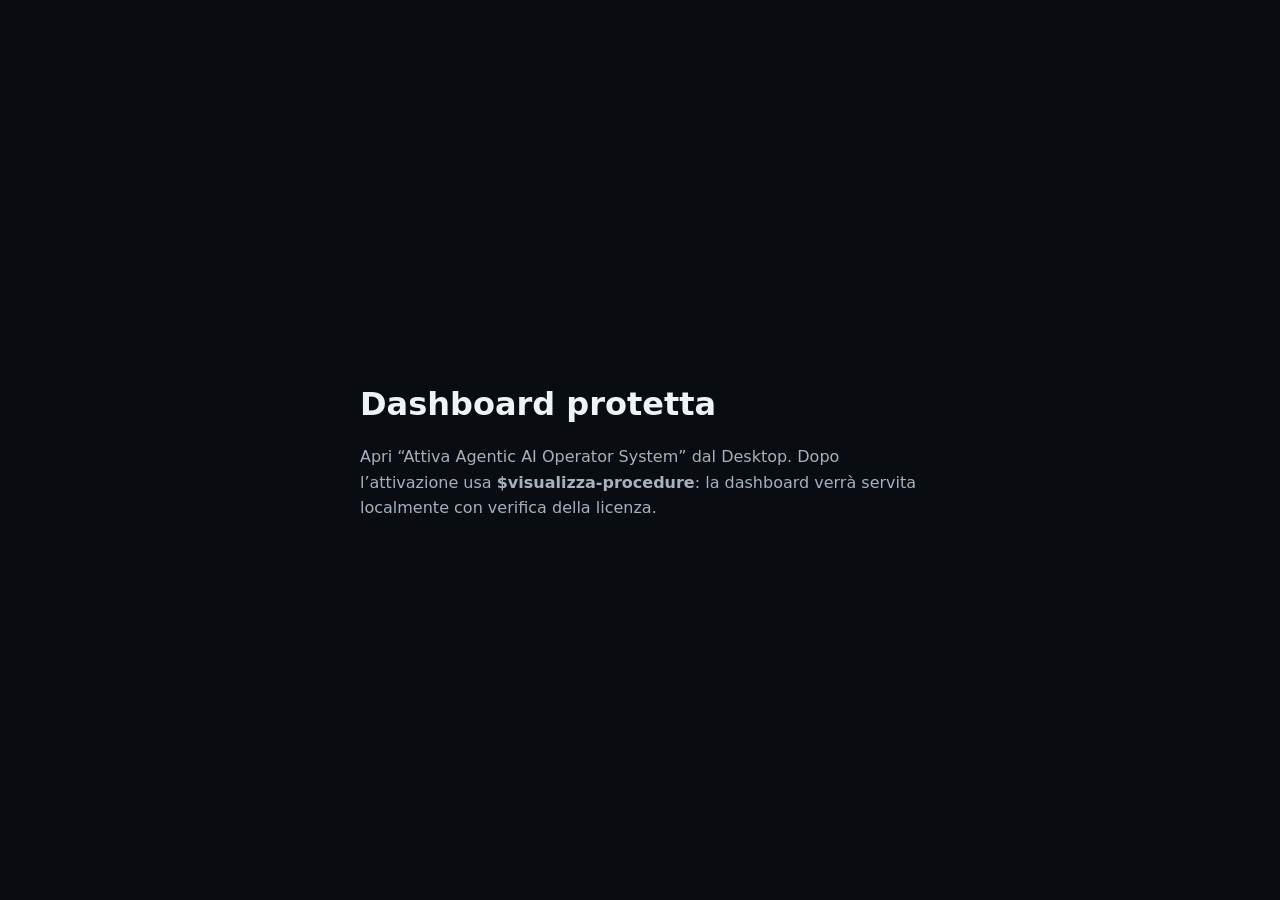
<file: atpa-v1/runtime/dashboard-locked.html>
<!doctype html><html lang="it"><head><meta charset="utf-8"><meta name="viewport" content="width=device-width"><title>Agentic AI Operator System</title><style>body{margin:0;background:#090d12;color:#eef3f8;font:16px system-ui;display:grid;min-height:100vh;place-items:center}main{max-width:560px;padding:32px}p{color:#a7b1bd;line-height:1.6}</style></head><body><main><h1>Dashboard protetta</h1><p>Apri “Attiva Agentic AI Operator System” dal Desktop. Dopo l’attivazione usa <strong>$visualizza-procedure</strong>: la dashboard verrà servita localmente con verifica della licenza.</p></main></body></html>
</file>
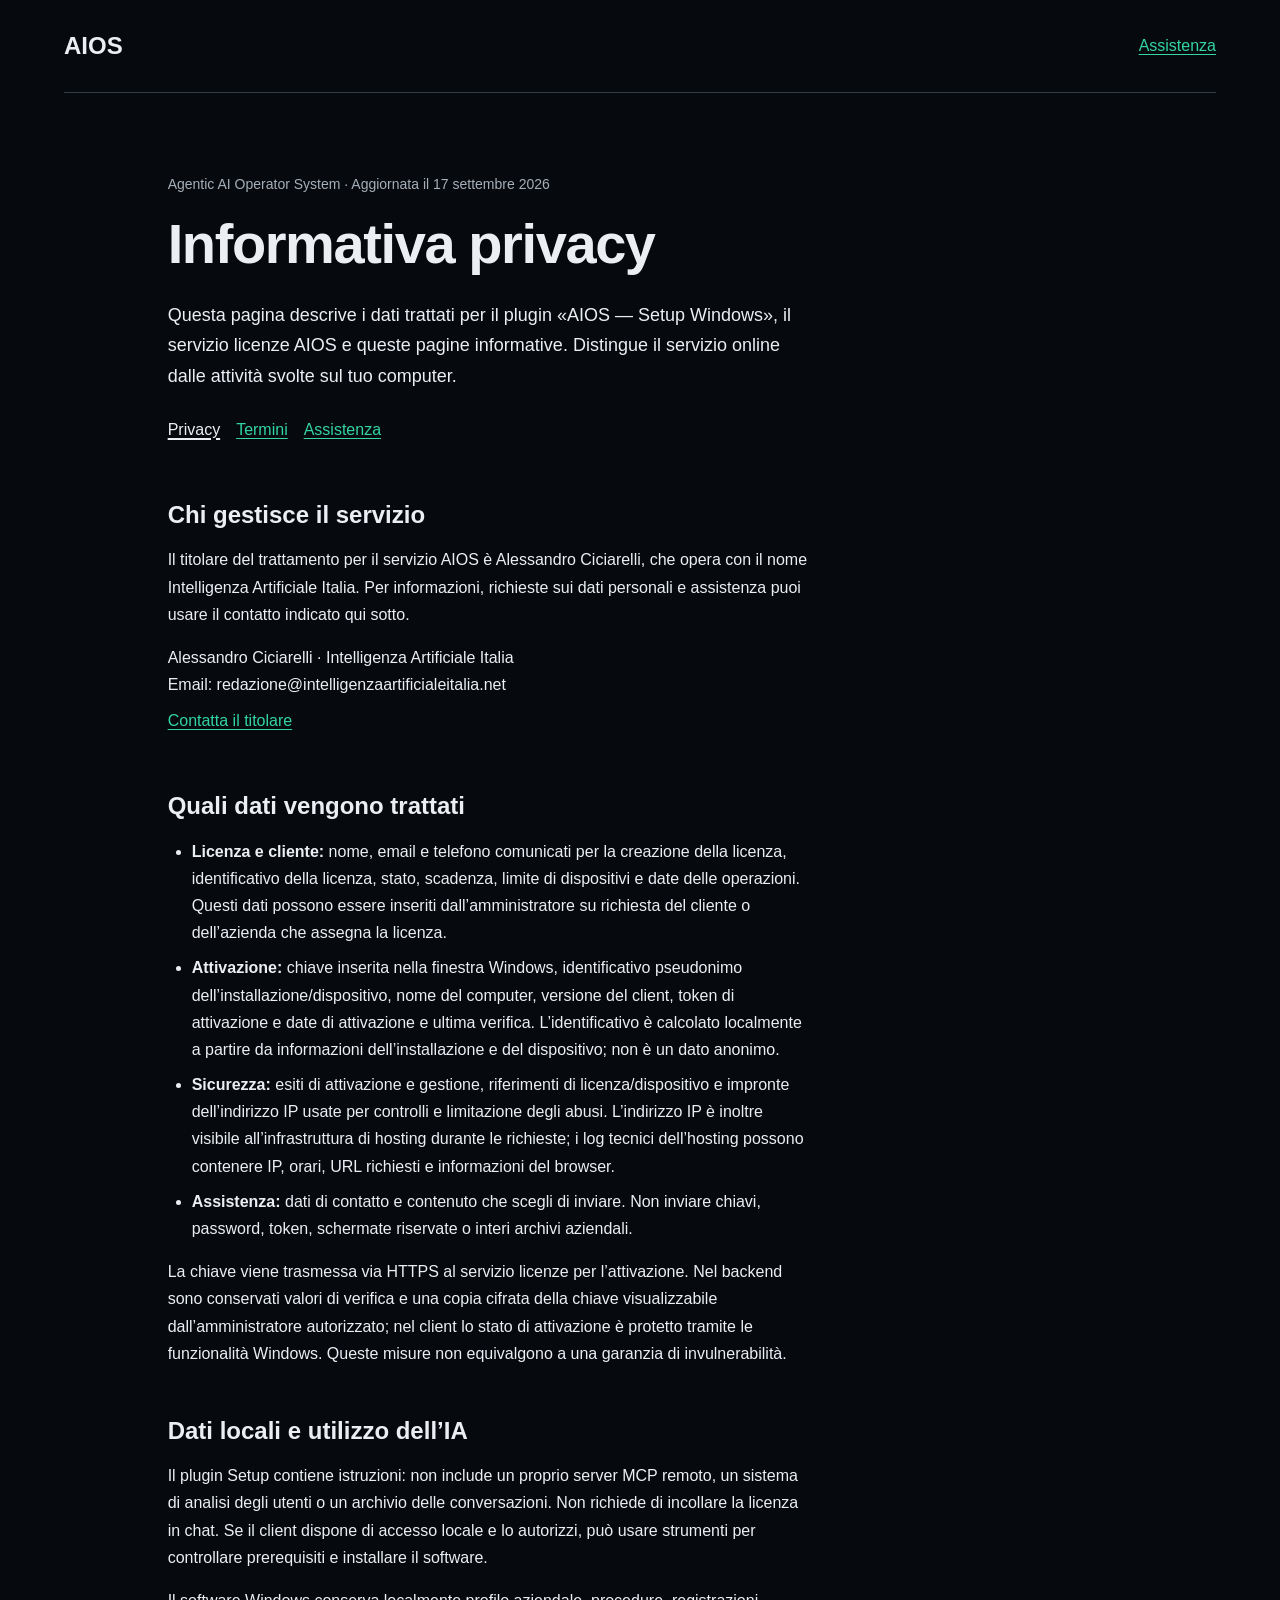
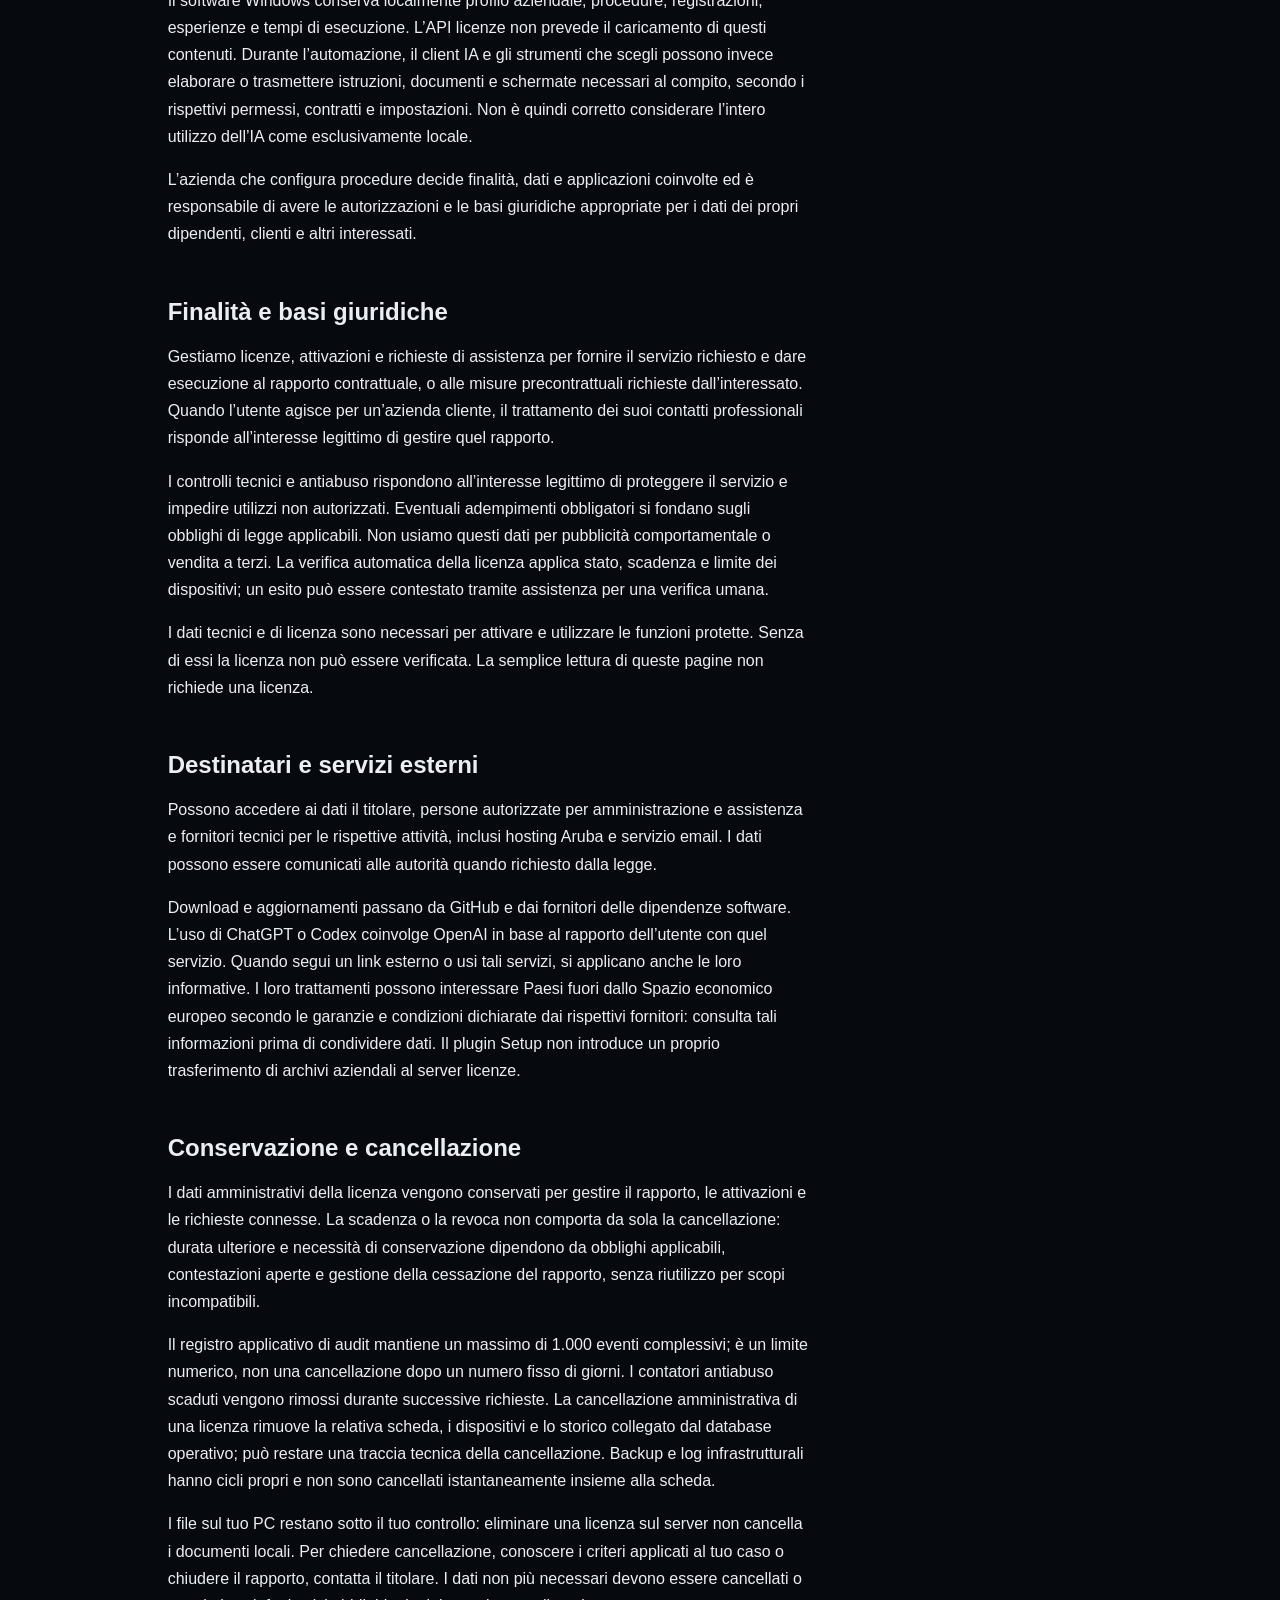
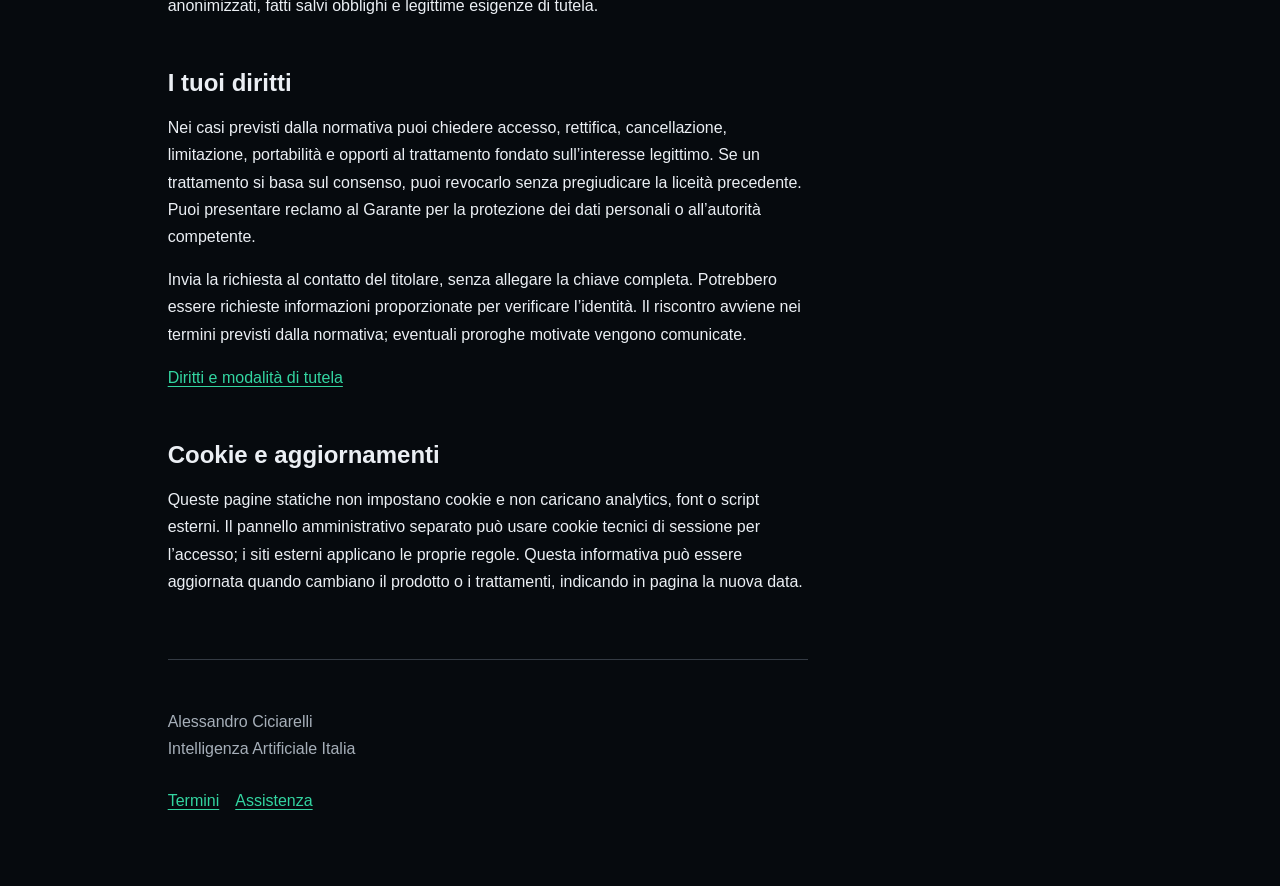
<file: license-server/legal/privacy.html>
<!doctype html>
<html lang="it">
<head><meta charset="utf-8"><meta name="viewport" content="width=device-width, initial-scale=1"><meta name="description" content="Informativa privacy di AIOS Setup e del servizio licenze Agentic AI Operator System."><meta name="referrer" content="no-referrer"><title>Privacy · AIOS</title><link rel="stylesheet" href="legal.css"></head>
<body>
<a class="skip" href="#contenuto">Vai al contenuto</a>
<div class="shell">
<header class="masthead"><a class="brand" href="support.html">AIOS</a><a href="support.html">Assistenza</a></header>
<main id="contenuto">
<p class="meta">Agentic AI Operator System · Aggiornata il 17 settembre 2026</p>
<h1>Informativa privacy</h1>
<p class="lead">Questa pagina descrive i dati trattati per il plugin «AIOS — Setup Windows», il servizio licenze AIOS e queste pagine informative. Distingue il servizio online dalle attività svolte sul tuo computer.</p>
<nav aria-label="Documenti"><a href="privacy.html" aria-current="page">Privacy</a><a href="terms.html">Termini</a><a href="support.html">Assistenza</a></nav>

<h2>Chi gestisce il servizio</h2>
<p>Il titolare del trattamento per il servizio AIOS è Alessandro Ciciarelli, che opera con il nome Intelligenza Artificiale Italia. Per informazioni, richieste sui dati personali e assistenza puoi usare il contatto indicato qui sotto.</p>
<address>Alessandro Ciciarelli · Intelligenza Artificiale Italia<br>Email: redazione@intelligenzaartificialeitalia.net<br><a class="contact" href="mailto:redazione@intelligenzaartificialeitalia.net">Contatta il titolare</a></address>

<h2>Quali dati vengono trattati</h2>
<ul>
<li><strong>Licenza e cliente:</strong> nome, email e telefono comunicati per la creazione della licenza, identificativo della licenza, stato, scadenza, limite di dispositivi e date delle operazioni. Questi dati possono essere inseriti dall’amministratore su richiesta del cliente o dell’azienda che assegna la licenza.</li>
<li><strong>Attivazione:</strong> chiave inserita nella finestra Windows, identificativo pseudonimo dell’installazione/dispositivo, nome del computer, versione del client, token di attivazione e date di attivazione e ultima verifica. L’identificativo è calcolato localmente a partire da informazioni dell’installazione e del dispositivo; non è un dato anonimo.</li>
<li><strong>Sicurezza:</strong> esiti di attivazione e gestione, riferimenti di licenza/dispositivo e impronte dell’indirizzo IP usate per controlli e limitazione degli abusi. L’indirizzo IP è inoltre visibile all’infrastruttura di hosting durante le richieste; i log tecnici dell’hosting possono contenere IP, orari, URL richiesti e informazioni del browser.</li>
<li><strong>Assistenza:</strong> dati di contatto e contenuto che scegli di inviare. Non inviare chiavi, password, token, schermate riservate o interi archivi aziendali.</li>
</ul>
<p>La chiave viene trasmessa via HTTPS al servizio licenze per l’attivazione. Nel backend sono conservati valori di verifica e una copia cifrata della chiave visualizzabile dall’amministratore autorizzato; nel client lo stato di attivazione è protetto tramite le funzionalità Windows. Queste misure non equivalgono a una garanzia di invulnerabilità.</p>

<h2>Dati locali e utilizzo dell’IA</h2>
<p>Il plugin Setup contiene istruzioni: non include un proprio server MCP remoto, un sistema di analisi degli utenti o un archivio delle conversazioni. Non richiede di incollare la licenza in chat. Se il client dispone di accesso locale e lo autorizzi, può usare strumenti per controllare prerequisiti e installare il software.</p>
<p>Il software Windows conserva localmente profilo aziendale, procedure, registrazioni, esperienze e tempi di esecuzione. L’API licenze non prevede il caricamento di questi contenuti. Durante l’automazione, il client IA e gli strumenti che scegli possono invece elaborare o trasmettere istruzioni, documenti e schermate necessari al compito, secondo i rispettivi permessi, contratti e impostazioni. Non è quindi corretto considerare l’intero utilizzo dell’IA come esclusivamente locale.</p>
<p>L’azienda che configura procedure decide finalità, dati e applicazioni coinvolte ed è responsabile di avere le autorizzazioni e le basi giuridiche appropriate per i dati dei propri dipendenti, clienti e altri interessati.</p>

<h2>Finalità e basi giuridiche</h2>
<p>Gestiamo licenze, attivazioni e richieste di assistenza per fornire il servizio richiesto e dare esecuzione al rapporto contrattuale, o alle misure precontrattuali richieste dall’interessato. Quando l’utente agisce per un’azienda cliente, il trattamento dei suoi contatti professionali risponde all’interesse legittimo di gestire quel rapporto.</p>
<p>I controlli tecnici e antiabuso rispondono all’interesse legittimo di proteggere il servizio e impedire utilizzi non autorizzati. Eventuali adempimenti obbligatori si fondano sugli obblighi di legge applicabili. Non usiamo questi dati per pubblicità comportamentale o vendita a terzi. La verifica automatica della licenza applica stato, scadenza e limite dei dispositivi; un esito può essere contestato tramite assistenza per una verifica umana.</p>
<p>I dati tecnici e di licenza sono necessari per attivare e utilizzare le funzioni protette. Senza di essi la licenza non può essere verificata. La semplice lettura di queste pagine non richiede una licenza.</p>

<h2>Destinatari e servizi esterni</h2>
<p>Possono accedere ai dati il titolare, persone autorizzate per amministrazione e assistenza e fornitori tecnici per le rispettive attività, inclusi hosting Aruba e servizio email. I dati possono essere comunicati alle autorità quando richiesto dalla legge.</p>
<p>Download e aggiornamenti passano da GitHub e dai fornitori delle dipendenze software. L’uso di ChatGPT o Codex coinvolge OpenAI in base al rapporto dell’utente con quel servizio. Quando segui un link esterno o usi tali servizi, si applicano anche le loro informative. I loro trattamenti possono interessare Paesi fuori dallo Spazio economico europeo secondo le garanzie e condizioni dichiarate dai rispettivi fornitori: consulta tali informazioni prima di condividere dati. Il plugin Setup non introduce un proprio trasferimento di archivi aziendali al server licenze.</p>

<h2>Conservazione e cancellazione</h2>
<p>I dati amministrativi della licenza vengono conservati per gestire il rapporto, le attivazioni e le richieste connesse. La scadenza o la revoca non comporta da sola la cancellazione: durata ulteriore e necessità di conservazione dipendono da obblighi applicabili, contestazioni aperte e gestione della cessazione del rapporto, senza riutilizzo per scopi incompatibili.</p>
<p>Il registro applicativo di audit mantiene un massimo di 1.000 eventi complessivi; è un limite numerico, non una cancellazione dopo un numero fisso di giorni. I contatori antiabuso scaduti vengono rimossi durante successive richieste. La cancellazione amministrativa di una licenza rimuove la relativa scheda, i dispositivi e lo storico collegato dal database operativo; può restare una traccia tecnica della cancellazione. Backup e log infrastrutturali hanno cicli propri e non sono cancellati istantaneamente insieme alla scheda.</p>
<p>I file sul tuo PC restano sotto il tuo controllo: eliminare una licenza sul server non cancella i documenti locali. Per chiedere cancellazione, conoscere i criteri applicati al tuo caso o chiudere il rapporto, contatta il titolare. I dati non più necessari devono essere cancellati o anonimizzati, fatti salvi obblighi e legittime esigenze di tutela.</p>

<h2>I tuoi diritti</h2>
<p>Nei casi previsti dalla normativa puoi chiedere accesso, rettifica, cancellazione, limitazione, portabilità e opporti al trattamento fondato sull’interesse legittimo. Se un trattamento si basa sul consenso, puoi revocarlo senza pregiudicare la liceità precedente. Puoi presentare reclamo al Garante per la protezione dei dati personali o all’autorità competente.</p>
<p>Invia la richiesta al contatto del titolare, senza allegare la chiave completa. Potrebbero essere richieste informazioni proporzionate per verificare l’identità. Il riscontro avviene nei termini previsti dalla normativa; eventuali proroghe motivate vengono comunicate.</p>
<p><a href="https://www.garanteprivacy.it/i-miei-diritti">Diritti e modalità di tutela</a></p>

<h2>Cookie e aggiornamenti</h2>
<p>Queste pagine statiche non impostano cookie e non caricano analytics, font o script esterni. Il pannello amministrativo separato può usare cookie tecnici di sessione per l’accesso; i siti esterni applicano le proprie regole. Questa informativa può essere aggiornata quando cambiano il prodotto o i trattamenti, indicando in pagina la nuova data.</p>
</main>
<footer><p>Alessandro Ciciarelli<br>Intelligenza Artificiale Italia</p><nav aria-label="Collegamenti finali"><a href="terms.html">Termini</a><a href="support.html">Assistenza</a></nav></footer>
</div></body></html>
</file>
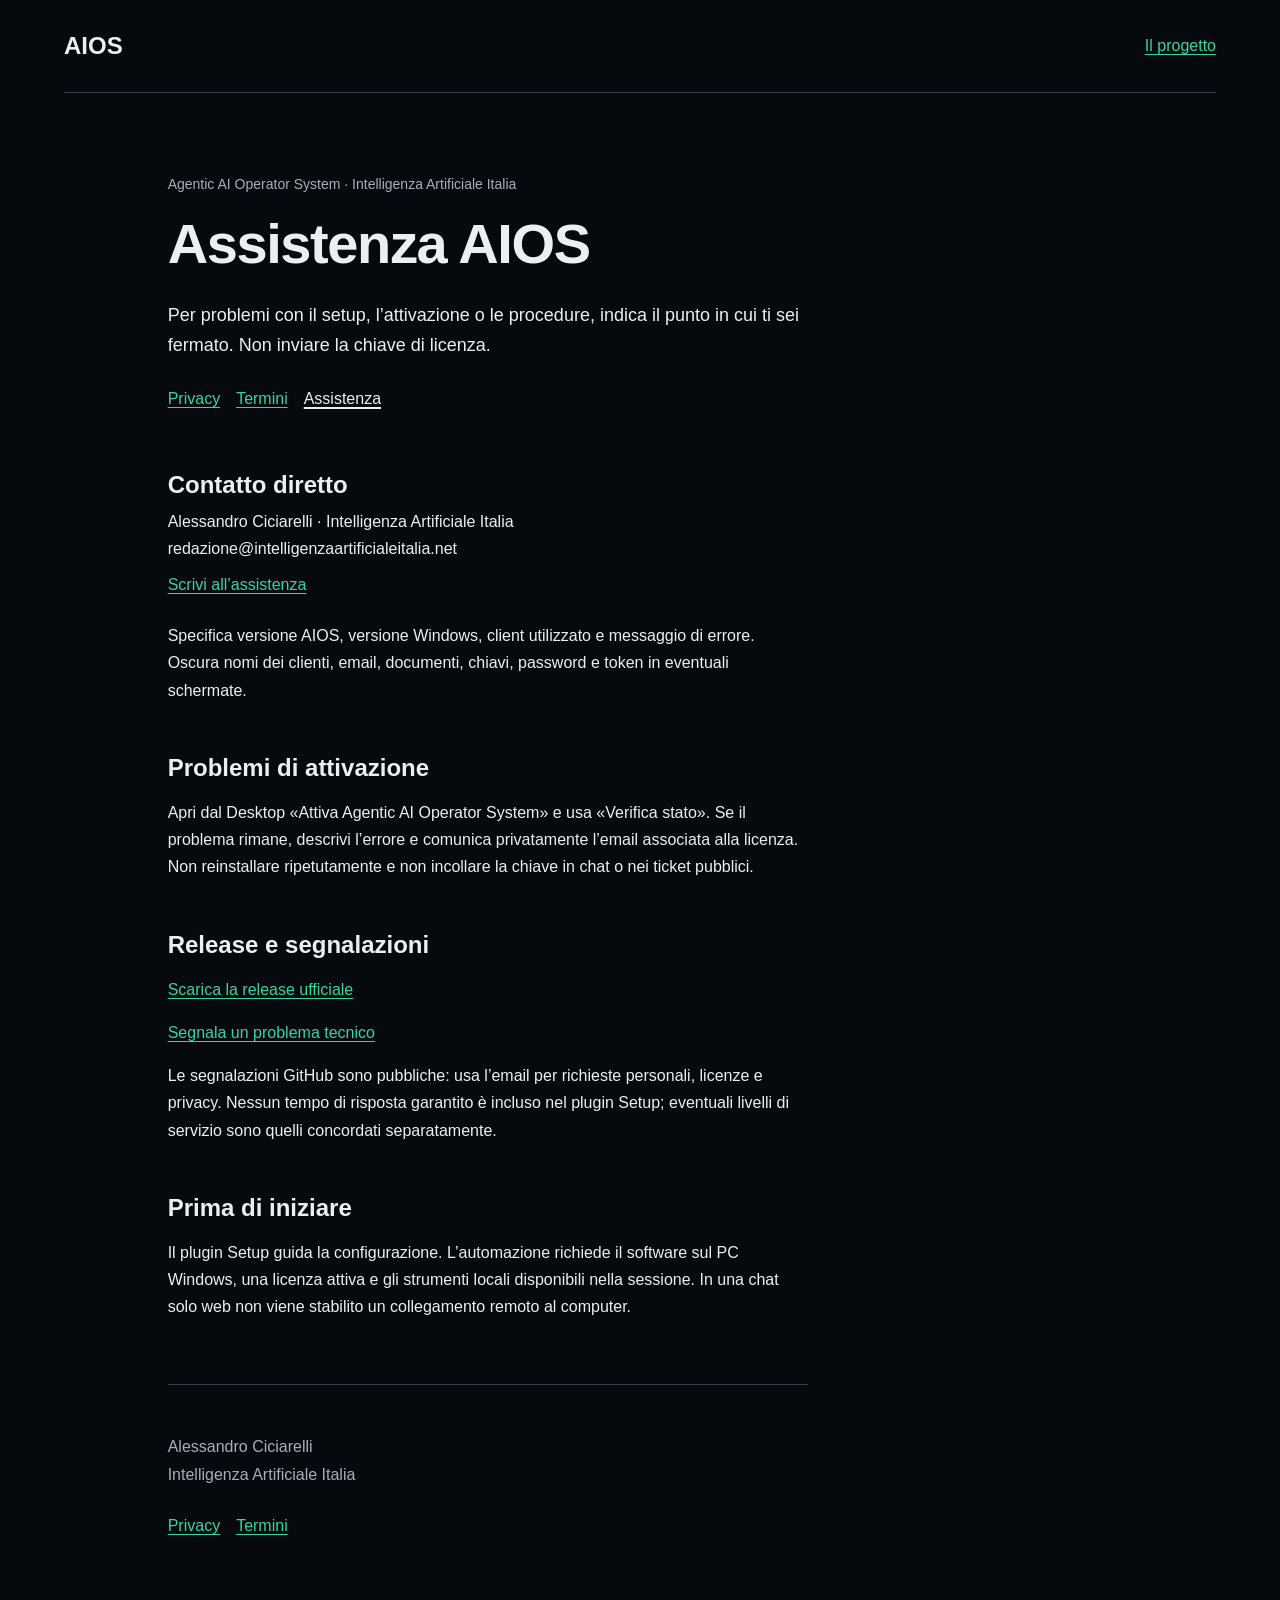
<file: license-server/legal/support.html>
<!doctype html>
<html lang="it">
<head><meta charset="utf-8"><meta name="viewport" content="width=device-width, initial-scale=1"><meta name="description" content="Assistenza per AIOS Setup, installazione Windows e licenze."><meta name="referrer" content="no-referrer"><title>Assistenza · AIOS</title><link rel="stylesheet" href="legal.css"></head>
<body><a class="skip" href="#contenuto">Vai al contenuto</a><div class="shell">
<header class="masthead"><a class="brand" href="support.html">AIOS</a><a href="https://www.intelligenzaartificialeitalia.net">Il progetto</a></header>
<main id="contenuto"><p class="meta">Agentic AI Operator System · Intelligenza Artificiale Italia</p><h1>Assistenza AIOS</h1>
<p class="lead">Per problemi con il setup, l’attivazione o le procedure, indica il punto in cui ti sei fermato. Non inviare la chiave di licenza.</p>
<nav aria-label="Documenti"><a href="privacy.html">Privacy</a><a href="terms.html">Termini</a><a href="support.html" aria-current="page">Assistenza</a></nav>
<h2>Contatto diretto</h2><address>Alessandro Ciciarelli · Intelligenza Artificiale Italia<br>redazione@intelligenzaartificialeitalia.net<br><a class="contact" href="mailto:redazione@intelligenzaartificialeitalia.net?subject=Assistenza%20AIOS">Scrivi all’assistenza</a></address>
<p>Specifica versione AIOS, versione Windows, client utilizzato e messaggio di errore. Oscura nomi dei clienti, email, documenti, chiavi, password e token in eventuali schermate.</p>
<h2>Problemi di attivazione</h2><p>Apri dal Desktop «Attiva Agentic AI Operator System» e usa «Verifica stato». Se il problema rimane, descrivi l’errore e comunica privatamente l’email associata alla licenza. Non reinstallare ripetutamente e non incollare la chiave in chat o nei ticket pubblici.</p>
<h2>Release e segnalazioni</h2><p><a href="https://github.com/IntelligenzaArtificiale/agentic-ai-operator-system/releases/latest">Scarica la release ufficiale</a></p><p><a href="https://github.com/IntelligenzaArtificiale/agentic-ai-operator-system/issues">Segnala un problema tecnico</a></p><p>Le segnalazioni GitHub sono pubbliche: usa l’email per richieste personali, licenze e privacy. Nessun tempo di risposta garantito è incluso nel plugin Setup; eventuali livelli di servizio sono quelli concordati separatamente.</p>
<h2>Prima di iniziare</h2><p>Il plugin Setup guida la configurazione. L’automazione richiede il software sul PC Windows, una licenza attiva e gli strumenti locali disponibili nella sessione. In una chat solo web non viene stabilito un collegamento remoto al computer.</p>
</main><footer><p>Alessandro Ciciarelli<br>Intelligenza Artificiale Italia</p><nav aria-label="Collegamenti finali"><a href="privacy.html">Privacy</a><a href="terms.html">Termini</a></nav></footer>
</div></body></html>
</file>
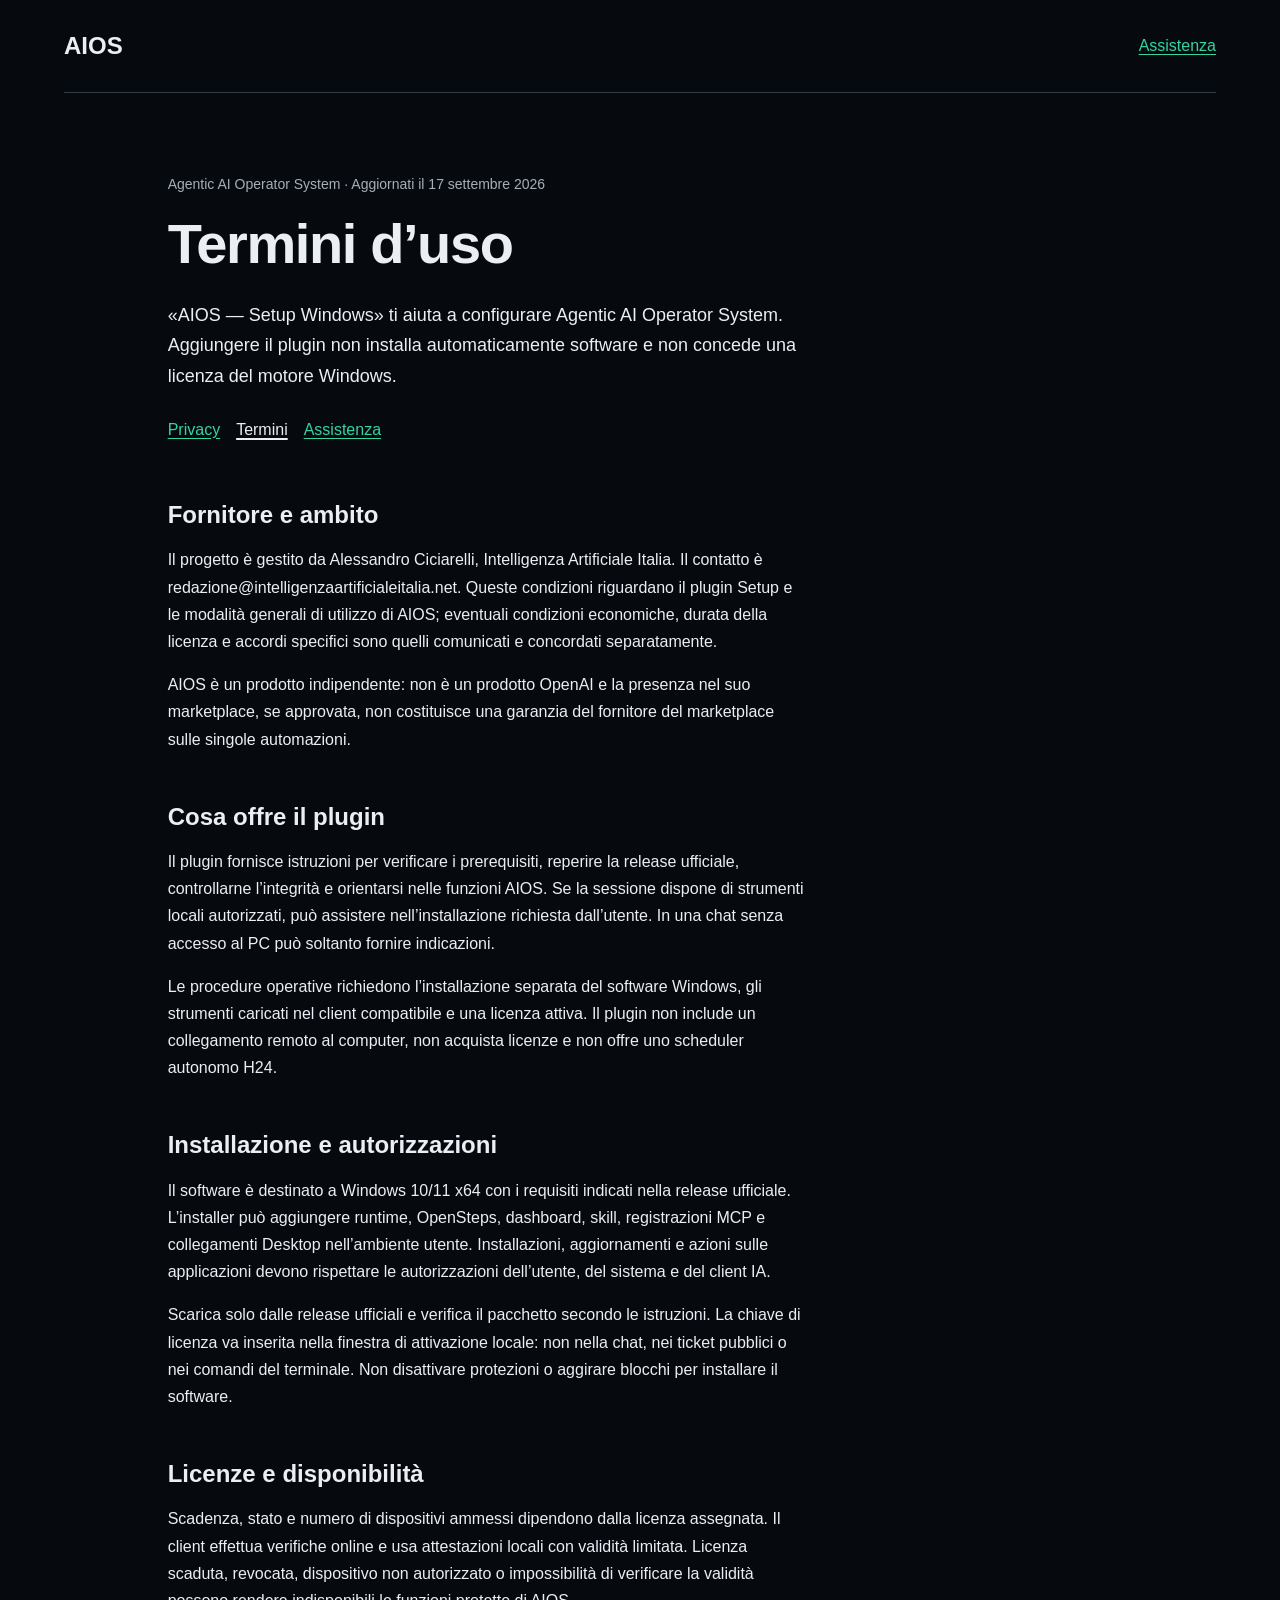
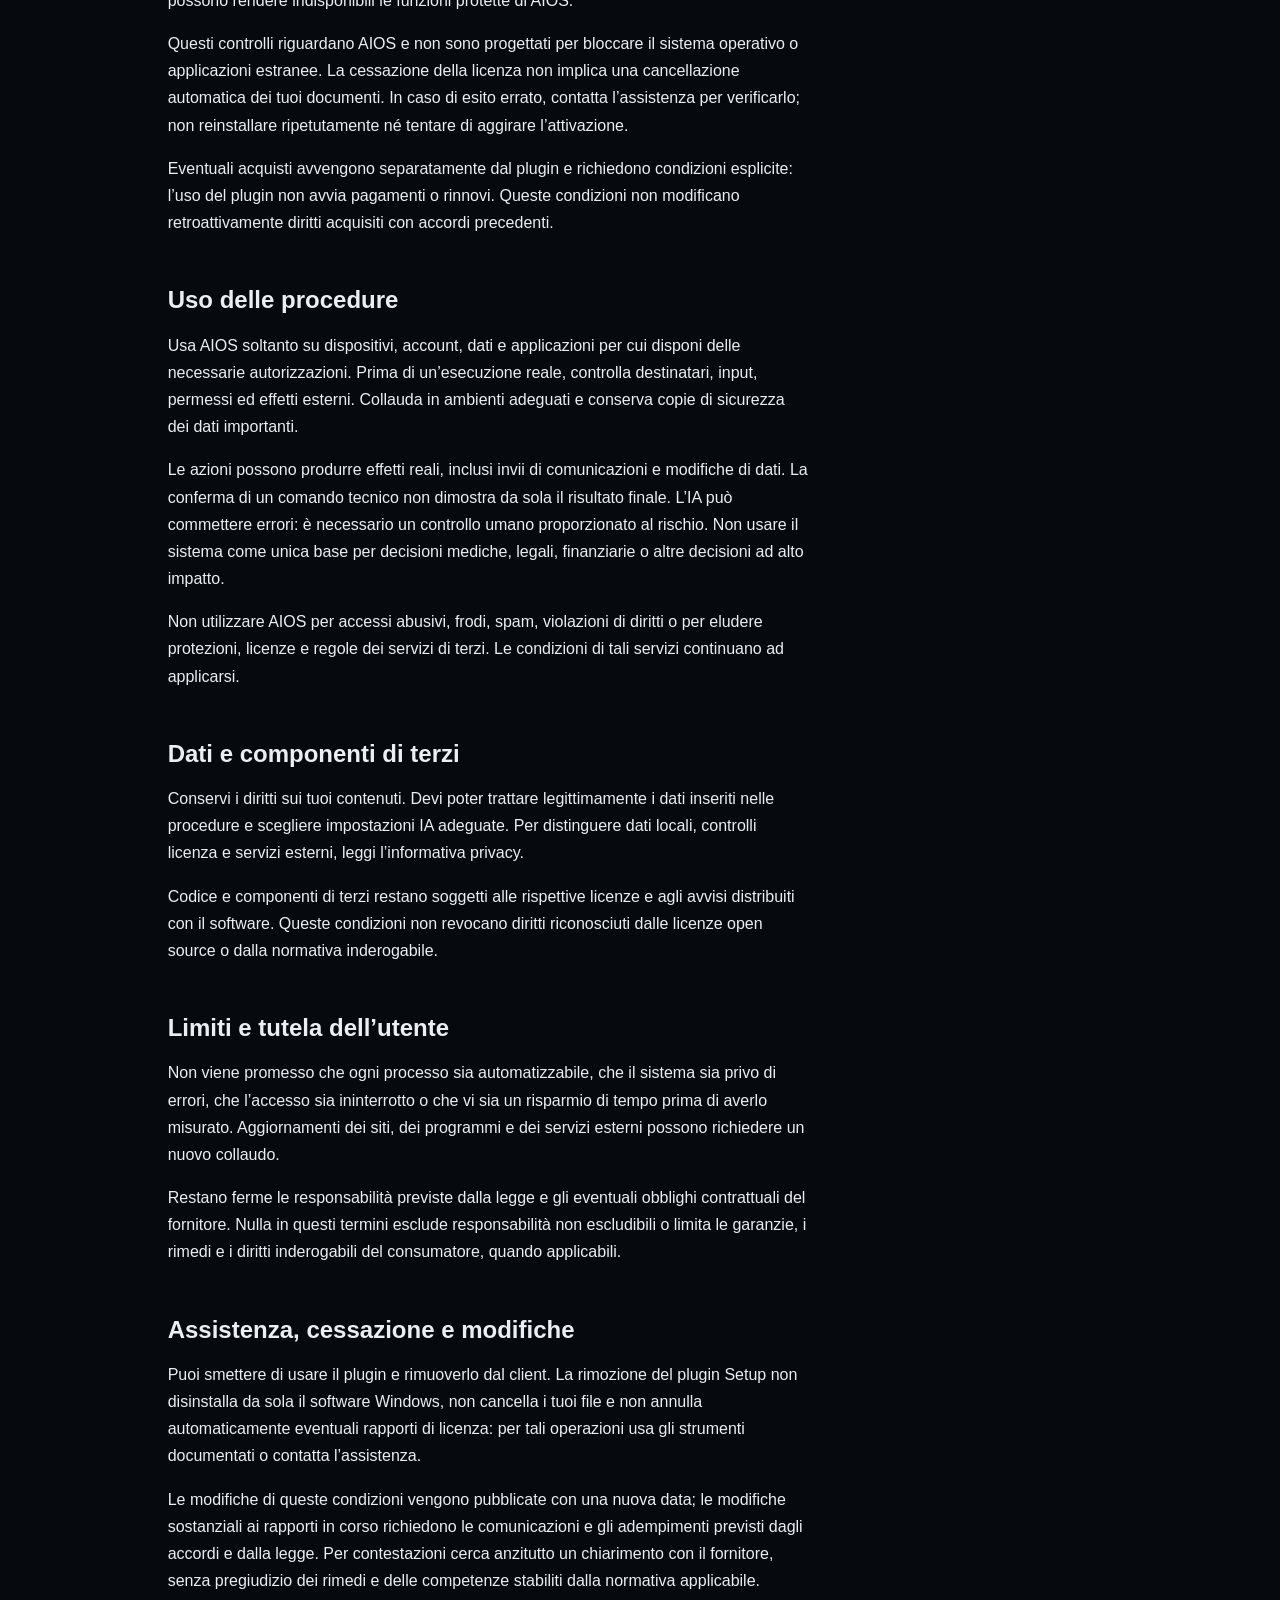
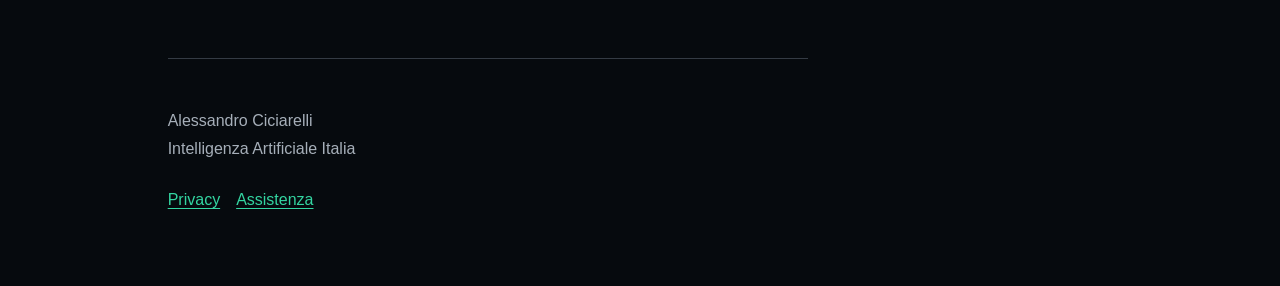
<file: license-server/legal/terms.html>
<!doctype html>
<html lang="it">
<head><meta charset="utf-8"><meta name="viewport" content="width=device-width, initial-scale=1"><meta name="description" content="Condizioni d'uso del plugin AIOS Setup e informazioni sul software locale Agentic AI Operator System."><meta name="referrer" content="no-referrer"><title>Termini d’uso · AIOS</title><link rel="stylesheet" href="legal.css"></head>
<body><a class="skip" href="#contenuto">Vai al contenuto</a><div class="shell">
<header class="masthead"><a class="brand" href="support.html">AIOS</a><a href="support.html">Assistenza</a></header>
<main id="contenuto">
<p class="meta">Agentic AI Operator System · Aggiornati il 17 settembre 2026</p>
<h1>Termini d’uso</h1>
<p class="lead">«AIOS — Setup Windows» ti aiuta a configurare Agentic AI Operator System. Aggiungere il plugin non installa automaticamente software e non concede una licenza del motore Windows.</p>
<nav aria-label="Documenti"><a href="privacy.html">Privacy</a><a href="terms.html" aria-current="page">Termini</a><a href="support.html">Assistenza</a></nav>

<h2>Fornitore e ambito</h2>
<p>Il progetto è gestito da Alessandro Ciciarelli, Intelligenza Artificiale Italia. Il contatto è redazione@intelligenzaartificialeitalia.net. Queste condizioni riguardano il plugin Setup e le modalità generali di utilizzo di AIOS; eventuali condizioni economiche, durata della licenza e accordi specifici sono quelli comunicati e concordati separatamente.</p>
<p>AIOS è un prodotto indipendente: non è un prodotto OpenAI e la presenza nel suo marketplace, se approvata, non costituisce una garanzia del fornitore del marketplace sulle singole automazioni.</p>

<h2>Cosa offre il plugin</h2>
<p>Il plugin fornisce istruzioni per verificare i prerequisiti, reperire la release ufficiale, controllarne l’integrità e orientarsi nelle funzioni AIOS. Se la sessione dispone di strumenti locali autorizzati, può assistere nell’installazione richiesta dall’utente. In una chat senza accesso al PC può soltanto fornire indicazioni.</p>
<p>Le procedure operative richiedono l’installazione separata del software Windows, gli strumenti caricati nel client compatibile e una licenza attiva. Il plugin non include un collegamento remoto al computer, non acquista licenze e non offre uno scheduler autonomo H24.</p>

<h2>Installazione e autorizzazioni</h2>
<p>Il software è destinato a Windows 10/11 x64 con i requisiti indicati nella release ufficiale. L’installer può aggiungere runtime, OpenSteps, dashboard, skill, registrazioni MCP e collegamenti Desktop nell’ambiente utente. Installazioni, aggiornamenti e azioni sulle applicazioni devono rispettare le autorizzazioni dell’utente, del sistema e del client IA.</p>
<p>Scarica solo dalle release ufficiali e verifica il pacchetto secondo le istruzioni. La chiave di licenza va inserita nella finestra di attivazione locale: non nella chat, nei ticket pubblici o nei comandi del terminale. Non disattivare protezioni o aggirare blocchi per installare il software.</p>

<h2>Licenze e disponibilità</h2>
<p>Scadenza, stato e numero di dispositivi ammessi dipendono dalla licenza assegnata. Il client effettua verifiche online e usa attestazioni locali con validità limitata. Licenza scaduta, revocata, dispositivo non autorizzato o impossibilità di verificare la validità possono rendere indisponibili le funzioni protette di AIOS.</p>
<p>Questi controlli riguardano AIOS e non sono progettati per bloccare il sistema operativo o applicazioni estranee. La cessazione della licenza non implica una cancellazione automatica dei tuoi documenti. In caso di esito errato, contatta l’assistenza per verificarlo; non reinstallare ripetutamente né tentare di aggirare l’attivazione.</p>
<p>Eventuali acquisti avvengono separatamente dal plugin e richiedono condizioni esplicite: l’uso del plugin non avvia pagamenti o rinnovi. Queste condizioni non modificano retroattivamente diritti acquisiti con accordi precedenti.</p>

<h2>Uso delle procedure</h2>
<p>Usa AIOS soltanto su dispositivi, account, dati e applicazioni per cui disponi delle necessarie autorizzazioni. Prima di un’esecuzione reale, controlla destinatari, input, permessi ed effetti esterni. Collauda in ambienti adeguati e conserva copie di sicurezza dei dati importanti.</p>
<p>Le azioni possono produrre effetti reali, inclusi invii di comunicazioni e modifiche di dati. La conferma di un comando tecnico non dimostra da sola il risultato finale. L’IA può commettere errori: è necessario un controllo umano proporzionato al rischio. Non usare il sistema come unica base per decisioni mediche, legali, finanziarie o altre decisioni ad alto impatto.</p>
<p>Non utilizzare AIOS per accessi abusivi, frodi, spam, violazioni di diritti o per eludere protezioni, licenze e regole dei servizi di terzi. Le condizioni di tali servizi continuano ad applicarsi.</p>

<h2>Dati e componenti di terzi</h2>
<p>Conservi i diritti sui tuoi contenuti. Devi poter trattare legittimamente i dati inseriti nelle procedure e scegliere impostazioni IA adeguate. Per distinguere dati locali, controlli licenza e servizi esterni, leggi l’informativa privacy.</p>
<p>Codice e componenti di terzi restano soggetti alle rispettive licenze e agli avvisi distribuiti con il software. Queste condizioni non revocano diritti riconosciuti dalle licenze open source o dalla normativa inderogabile.</p>

<h2>Limiti e tutela dell’utente</h2>
<p>Non viene promesso che ogni processo sia automatizzabile, che il sistema sia privo di errori, che l’accesso sia ininterrotto o che vi sia un risparmio di tempo prima di averlo misurato. Aggiornamenti dei siti, dei programmi e dei servizi esterni possono richiedere un nuovo collaudo.</p>
<p>Restano ferme le responsabilità previste dalla legge e gli eventuali obblighi contrattuali del fornitore. Nulla in questi termini esclude responsabilità non escludibili o limita le garanzie, i rimedi e i diritti inderogabili del consumatore, quando applicabili.</p>

<h2>Assistenza, cessazione e modifiche</h2>
<p>Puoi smettere di usare il plugin e rimuoverlo dal client. La rimozione del plugin Setup non disinstalla da sola il software Windows, non cancella i tuoi file e non annulla automaticamente eventuali rapporti di licenza: per tali operazioni usa gli strumenti documentati o contatta l’assistenza.</p>
<p>Le modifiche di queste condizioni vengono pubblicate con una nuova data; le modifiche sostanziali ai rapporti in corso richiedono le comunicazioni e gli adempimenti previsti dagli accordi e dalla legge. Per contestazioni cerca anzitutto un chiarimento con il fornitore, senza pregiudizio dei rimedi e delle competenze stabiliti dalla normativa applicabile.</p>
</main><footer><p>Alessandro Ciciarelli<br>Intelligenza Artificiale Italia</p><nav aria-label="Collegamenti finali"><a href="privacy.html">Privacy</a><a href="support.html">Assistenza</a></nav></footer>
</div></body></html>
</file>
<file: license-server/legal/legal.css>
/* Hallmark · macrostructure: Long Document · theme: inherited AIOS · tone: austere
 * audience: AIOS users · use: read legal information · nav: N9 · footer: Ft6
 * enrichment: none · motion: none · pre-emit critique: P4 H4 E4 S5 R5 V4 */
@import url('tokens.css');
* { box-sizing: border-box; }
html, body { overflow-x: clip; }
body { margin: 0; background: var(--color-paper); color: var(--color-ink); font: var(--text-base)/1.7 var(--font-body); }
.shell { width: min(100% - 2rem, 72rem); margin-inline: auto; }
.masthead { display: flex; flex-wrap: wrap; align-items: center; justify-content: space-between; gap: var(--space-sm); padding-block: var(--space-md); border-bottom: 1px solid var(--color-rule); }
.brand { font: 700 var(--text-heading)/1.2 var(--font-display); color: var(--color-ink); text-decoration: none; }
a { color: var(--color-accent); text-underline-offset: .2em; }
a:hover { color: var(--color-hover); }
a:active { color: var(--color-ink); }
a:focus-visible { outline: 3px solid var(--color-accent); outline-offset: 5px; }
nav { display: flex; flex-wrap: wrap; gap: var(--space-sm); }
nav a, .masthead a, .contact { display: inline-flex; align-items: center; min-height: 44px; white-space: nowrap; }
nav a[aria-current='page'] { color: var(--color-ink); text-decoration-thickness: 2px; }
main { max-width: 72ch; padding-block: var(--space-xl); }
h1, h2 { font-family: var(--font-display); font-style: normal; overflow-wrap: anywhere; min-width: 0; }
h1 { font-size: var(--text-display); line-height: 1.12; margin: 0 0 var(--space-md); letter-spacing: -.025em; }
h2 { font-size: var(--text-heading); line-height: 1.3; margin: var(--space-xl) 0 var(--space-xs); }
p { margin: var(--space-sm) 0; }
.meta, footer { color: var(--color-muted); }
.meta { font-size: var(--text-sm); font-variant-numeric: tabular-nums; }
.lead { font-size: 1.125rem; }
ul { padding-inline-start: var(--space-md); }
li + li { margin-top: var(--space-xs); }
address { font-style: normal; overflow-wrap: anywhere; }
footer { max-width: 72ch; padding-block: var(--space-lg) var(--space-2xl); border-top: 1px solid var(--color-rule); }
.skip { position: absolute; inset-inline-start: var(--space-sm); top: -5rem; background: var(--color-paper); padding: var(--space-xs); }
.skip:focus { top: var(--space-sm); }
@media (min-width: 48rem) { main, footer { margin-inline-start: 9%; } main { padding-top: var(--space-2xl); } }
@media print { body { background: transparent; color: CanvasText; } a { color: LinkText; } .masthead, .skip { display: none; } main, footer { margin: 0; max-width: none; } }
</file>
